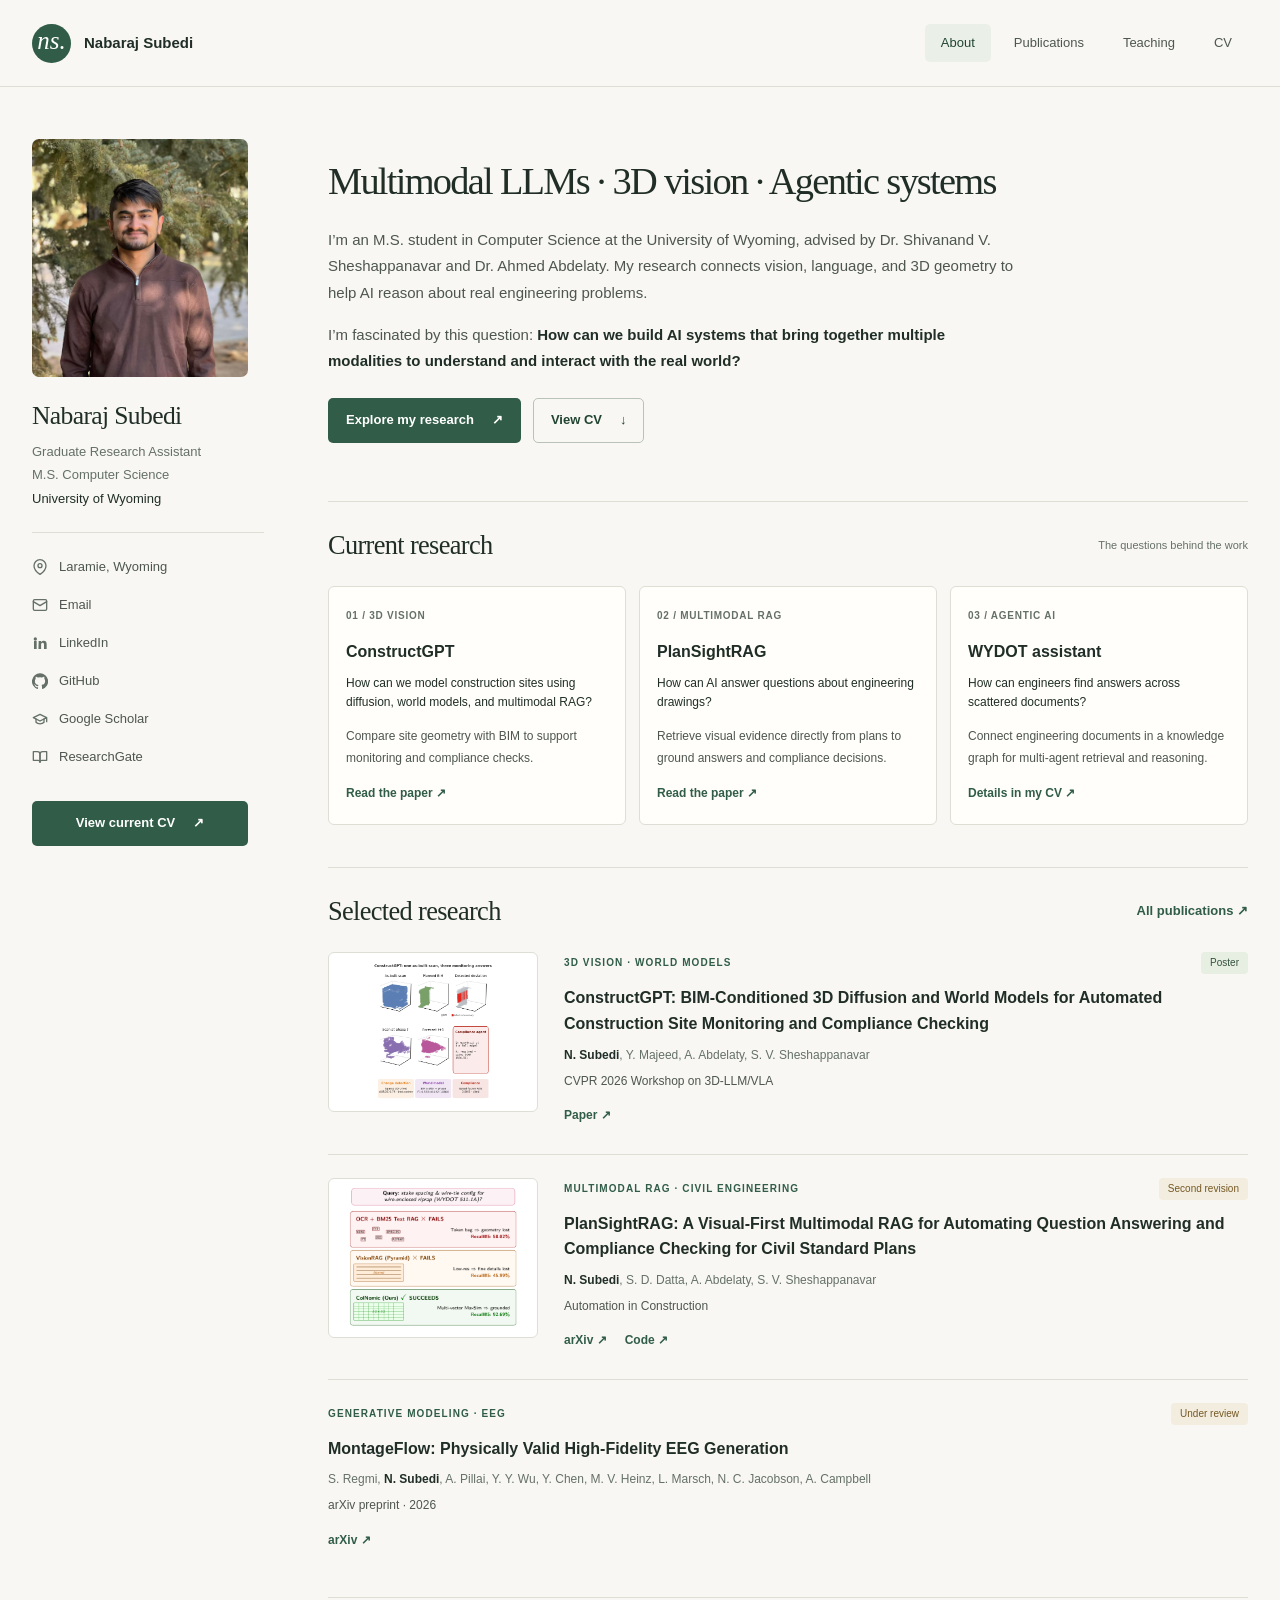
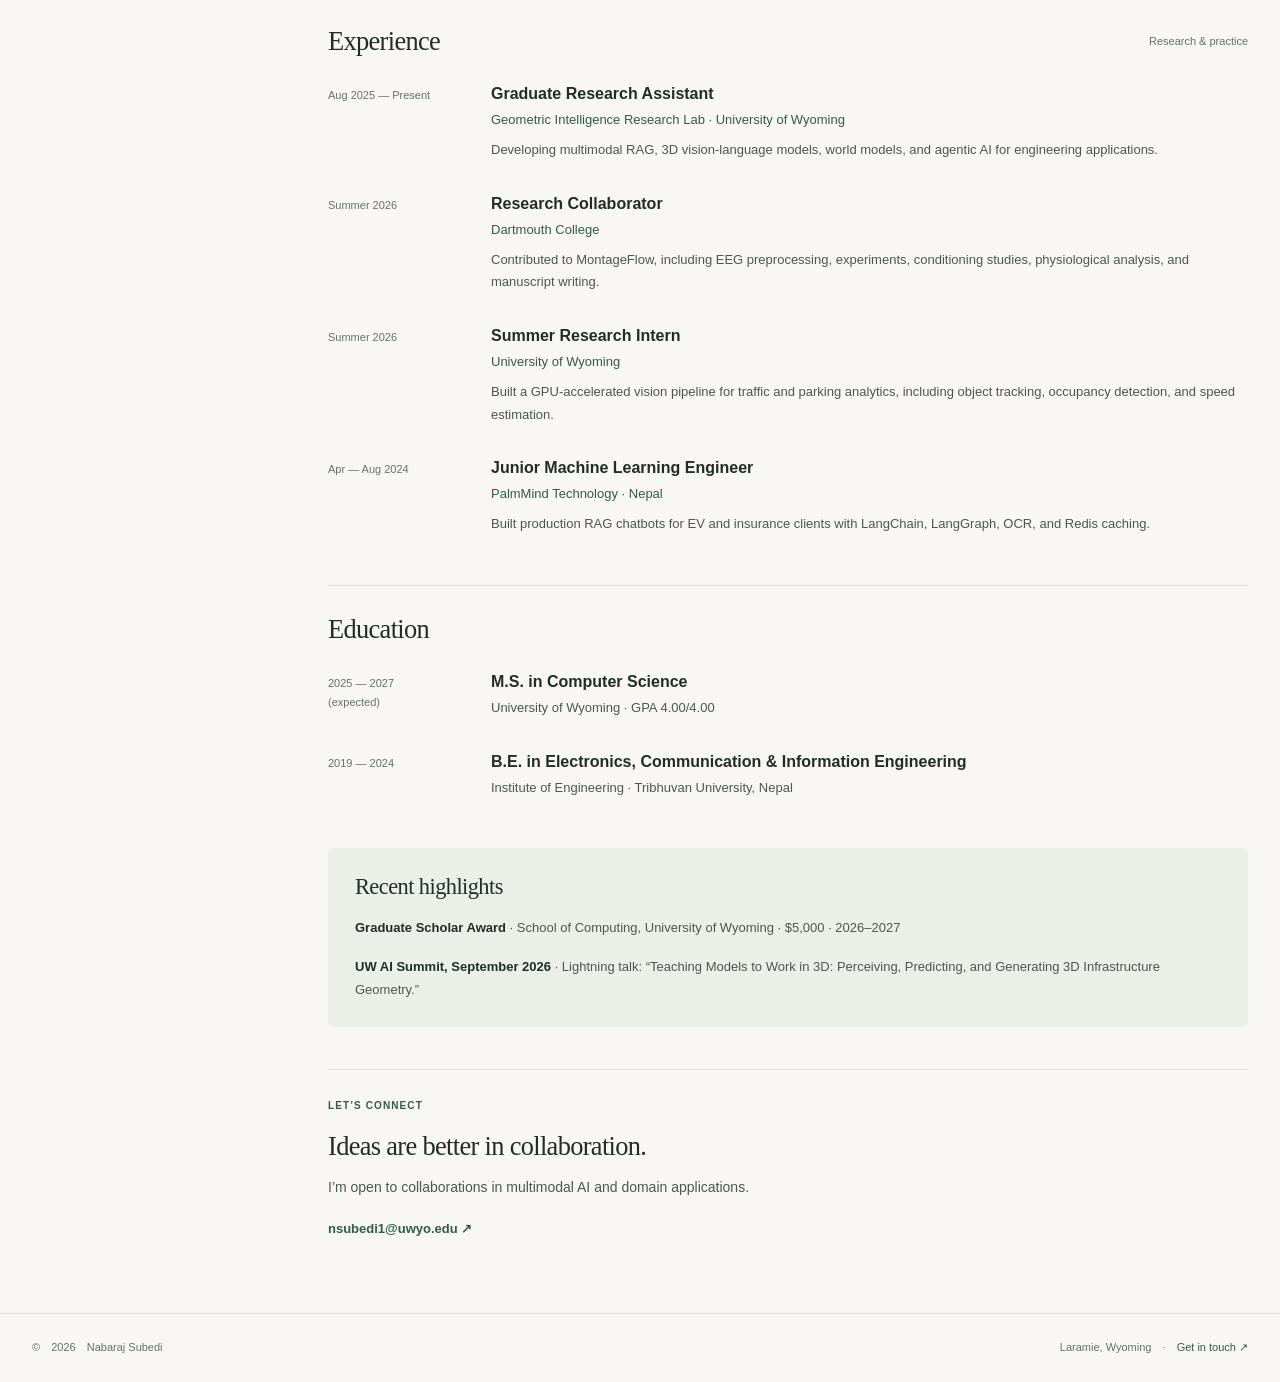
<file: index.html>
<!doctype html>
<html lang="en">
<head>
 <meta charset="utf-8" />
 <meta name="viewport" content="width=device-width, initial-scale=1" />
 <meta name="description" content="Nabaraj Subedi, graduate researcher at the University of Wyoming working on multimodal RAG, 3D vision, and agentic AI." />
 <meta name="theme-color" content="#f8f7f3" />
 <title>Research & About — Nabaraj Subedi</title>
 <link rel="stylesheet" href="styles.css" />
 <link rel="icon" type="image/png" href="assets/profile.png" />
 <script src="script.js" defer></script>
</head>
<body>
 <a class="skip-link" href="#main">Skip to content</a>
 <header class="masthead"><div class="container masthead-inner">
 <a class="site-title" href="index.html"><span class="monogram" aria-hidden="true">ns.</span><span>Nabaraj Subedi</span></a>
 <button class="nav-toggle" aria-expanded="false" aria-controls="site-nav" aria-label="Open navigation">Menu <span aria-hidden="true">☰</span></button>
 <nav class="site-nav" id="site-nav" aria-label="Main navigation"><ul><li><a href="index.html" class="current" aria-current="page">About</a></li><li><a href="publications.html">Publications</a></li><li><a href="teaching.html">Teaching</a></li><li><a href="cv.html">CV</a></li></ul></nav>
 </div></header>
 <div class="container layout">
      <aside class="author">
        <img class="author-photo" src="assets/profile.png" alt="Nabaraj Subedi outdoors in Laramie" width="1177" height="1165" />
        <h2 class="author-name">Nabaraj Subedi</h2>
        <p class="author-bio">Graduate Research Assistant<br />M.S. Computer Science<br /><strong>University of Wyoming</strong></p>

        <ul class="author-links">
          <li>
            <span>
              <svg class="icon" width="16" height="16" viewBox="0 0 24 24" fill="none" stroke="currentColor" stroke-width="2" stroke-linecap="round" stroke-linejoin="round" aria-hidden="true"><path d="M21 10c0 7-9 13-9 13s-9-6-9-13a9 9 0 0 1 18 0z"></path><circle cx="12" cy="10" r="3"></circle></svg>
              Laramie, Wyoming
            </span>
          </li>
          <li>
            <a href="mailto:nsubedi1@uwyo.edu">
              <svg class="icon" width="16" height="16" viewBox="0 0 24 24" fill="none" stroke="currentColor" stroke-width="2" stroke-linecap="round" stroke-linejoin="round" aria-hidden="true"><rect x="2" y="4" width="20" height="16" rx="2"></rect><path d="m22 7-10 6L2 7"></path></svg>
              Email
            </a>
          </li>
          <li>
            <a href="https://www.linkedin.com/in/nabaraj-subedi" target="_blank" rel="noreferrer">
              <svg class="icon" width="16" height="16" viewBox="0 0 24 24" fill="currentColor" aria-hidden="true"><path d="M4.98 3.5a2.5 2.5 0 1 1 0 5 2.5 2.5 0 0 1 0-5zM3 9h4v12H3zM10 9h3.8v1.7h.05a4.2 4.2 0 0 1 3.77-2.07C21.2 8.63 22 11 22 14.1V21h-4v-6.1c0-1.45-.03-3.32-2.02-3.32-2.02 0-2.33 1.58-2.33 3.21V21h-4z"></path></svg>
              LinkedIn
            </a>
          </li>
          <li>
            <a href="https://github.com/Nabarajsub" target="_blank" rel="noreferrer">
              <svg class="icon" width="16" height="16" viewBox="0 0 24 24" fill="currentColor" aria-hidden="true"><path d="M12 .5a12 12 0 0 0-3.79 23.4c.6.1.82-.26.82-.58v-2c-3.34.73-4.04-1.6-4.04-1.6-.55-1.4-1.34-1.77-1.34-1.77-1.09-.75.08-.73.08-.73 1.2.08 1.84 1.24 1.84 1.24 1.07 1.83 2.8 1.3 3.49 1 .1-.78.42-1.3.76-1.6-2.67-.3-5.47-1.34-5.47-5.96 0-1.32.47-2.4 1.24-3.24-.13-.3-.54-1.53.12-3.18 0 0 1-.32 3.3 1.24a11.4 11.4 0 0 1 6 0c2.3-1.56 3.3-1.24 3.3-1.24.66 1.65.25 2.88.12 3.18.77.84 1.23 1.92 1.23 3.24 0 4.63-2.8 5.65-5.48 5.95.43.37.82 1.1.82 2.22v3.3c0 .32.21.7.82.58A12 12 0 0 0 12 .5z"></path></svg>
              GitHub
            </a>
          </li>
          <li>
            <a href="https://scholar.google.com/citations?user=rTcYyFEAAAAJ&amp;hl=en" target="_blank" rel="noreferrer">
              <svg class="icon" width="16" height="16" viewBox="0 0 24 24" fill="none" stroke="currentColor" stroke-width="2" stroke-linecap="round" stroke-linejoin="round" aria-hidden="true"><path d="M22 10v6M2 10l10-5 10 5-10 5z"></path><path d="M6 12v5c3 3 9 3 12 0v-5"></path></svg>
              Google Scholar
            </a>
          </li>
          <li>
            <a href="https://www.researchgate.net/profile/Nabaraj-Subedi-3" target="_blank" rel="noreferrer">
              <svg class="icon" width="16" height="16" viewBox="0 0 24 24" fill="none" stroke="currentColor" stroke-width="2" stroke-linecap="round" stroke-linejoin="round" aria-hidden="true"><path d="M2 4h6a4 4 0 0 1 4 4v12a3 3 0 0 0-3-3H2z"></path><path d="M22 4h-6a4 4 0 0 0-4 4v12a3 3 0 0 1 3-3h7z"></path></svg>
              ResearchGate
            </a>
          </li>
        </ul>
        <a class="button button-primary sidebar-cv" href="assets/Nabaraj_Subedi_CV.pdf" target="_blank" rel="noreferrer">View current CV <span aria-hidden="true">↗</span></a>
      </aside>
 <main class="content" id="main" tabindex="-1">
<section class="hero" aria-labelledby="intro-title">
 <h1 id="intro-title" class="hero-tagline">Multimodal LLMs · 3D vision · Agentic systems</h1>
 <p>I’m an M.S. student in Computer Science at the University of Wyoming, advised by Dr. Shivanand V. Sheshappanavar and Dr. Ahmed Abdelaty. My research connects vision, language, and 3D geometry to help AI reason about real engineering problems.</p>
 <p>I’m fascinated by this question: <strong>How can we build AI systems that bring together multiple modalities to understand and interact with the real world?</strong></p>
 <div class="actions"><a class="button button-primary" href="publications.html">Explore my research <span aria-hidden="true">↗</span></a><a class="button button-secondary" href="cv.html">View CV <span aria-hidden="true">↓</span></a></div>
</section>
<section class="research-section" aria-labelledby="research-title">
 <div class="section-heading"><h2 id="research-title">Current research</h2><span class="section-note">The questions behind the work</span></div>
 <div class="research-grid">
 <article class="research-card"><span class="card-number">01 / 3D VISION</span><h3>ConstructGPT</h3><p class="question">How can we model construction sites using diffusion, world models, and multimodal RAG?</p><p>Compare site geometry with BIM to support monitoring and compliance checks.</p><a href="https://openreview.net/forum?id=t3Q5oP7iCL" target="_blank" rel="noreferrer">Read the paper ↗</a></article>
 <article class="research-card"><span class="card-number">02 / MULTIMODAL RAG</span><h3>PlanSightRAG</h3><p class="question">How can AI answer questions about engineering drawings?</p><p>Retrieve visual evidence directly from plans to ground answers and compliance decisions.</p><a href="https://arxiv.org/abs/2608.26091" target="_blank" rel="noreferrer">Read the paper ↗</a></article>
 <article class="research-card"><span class="card-number">03 / AGENTIC AI</span><h3>WYDOT assistant</h3><p class="question">How can engineers find answers across scattered documents?</p><p>Connect engineering documents in a knowledge graph for multi-agent retrieval and reasoning.</p><a href="assets/Nabaraj_Subedi_CV.pdf" target="_blank" rel="noreferrer">Details in my CV ↗</a></article>
 </div>
</section>
<section aria-labelledby="selected-title">
 <div class="section-heading"><h2 id="selected-title">Selected research</h2><a class="text-link" href="publications.html">All publications <span aria-hidden="true">↗</span></a></div>
 <ol class="pub-list"><li class="publication has-teaser" id="constructgpt">
 <a class="pub-teaser" href="assets/teasers/constructgpt.png" target="_blank" rel="noreferrer"><img src="assets/teasers/constructgpt.png" alt="ConstructGPT overview: as-built scan versus planned BIM, next-phase forecast, and a compliance agent" loading="lazy" /></a>
 <div class="pub-body">
 <div class="publication-top"><span class="eyebrow">3D vision · World models</span><span class="status published">Poster</span></div>
 <h3><a href="https://openreview.net/forum?id=t3Q5oP7iCL" target="_blank" rel="noreferrer">ConstructGPT: BIM-Conditioned 3D Diffusion and World Models for Automated Construction Site Monitoring and Compliance Checking</a></h3><p class="pub-authors"><strong>N. Subedi</strong>, Y. Majeed, A. Abdelaty, S. V. Sheshappanavar</p><p class="pub-venue">CVPR 2026 Workshop on 3D-LLM/VLA</p><div class="pub-links"><a href="https://openreview.net/forum?id=t3Q5oP7iCL" target="_blank" rel="noreferrer">Paper ↗</a></div>
 </div></li><li class="publication has-teaser" id="plansightrag">
 <a class="pub-teaser" href="assets/teasers/plansightrag.png" target="_blank" rel="noreferrer"><img src="assets/teasers/plansightrag.png" alt="PlanSightRAG teaser: text and low-resolution retrieval fail while patch-level visual retrieval succeeds" loading="lazy" /></a>
 <div class="pub-body">
 <div class="publication-top"><span class="eyebrow">Multimodal RAG · Civil engineering</span><span class="status review">Second revision</span></div>
 <h3><a href="https://arxiv.org/abs/2608.26091" target="_blank" rel="noreferrer">PlanSightRAG: A Visual-First Multimodal RAG for Automating Question Answering and Compliance Checking for Civil Standard Plans</a></h3><p class="pub-authors"><strong>N. Subedi</strong>, S. D. Datta, A. Abdelaty, S. V. Sheshappanavar</p><p class="pub-venue">Automation in Construction</p><div class="pub-links"><a href="https://arxiv.org/abs/2608.26091" target="_blank" rel="noreferrer">arXiv ↗</a><a href="https://github.com/Nabarajsub/plansightrag" target="_blank" rel="noreferrer">Code ↗</a></div>
 </div></li><li class="publication" id="montageflow">
 <div class="publication-top"><span class="eyebrow">Generative modeling · EEG</span><span class="status review">Under review</span></div>
 <h3><a href="https://arxiv.org/abs/2610.14507" target="_blank" rel="noreferrer">MontageFlow: Physically Valid High-Fidelity EEG Generation</a></h3><p class="pub-authors">S. Regmi, <strong>N. Subedi</strong>, A. Pillai, Y. Y. Wu, Y. Chen, M. V. Heinz, L. Marsch, N. C. Jacobson, A. Campbell</p><p class="pub-venue">arXiv preprint · 2026</p><div class="pub-links"><a href="https://arxiv.org/abs/2610.14507" target="_blank" rel="noreferrer">arXiv ↗</a></div></li></ol>
</section>
<section aria-labelledby="experience-title">
 <div class="section-heading"><h2 id="experience-title">Experience</h2><span class="section-note">Research &amp; practice</span></div>
 <div class="timeline">
 <article class="timeline-item"><p class="date">Aug 2025 — Present</p><div><h3>Graduate Research Assistant</h3><p class="organization">Geometric Intelligence Research Lab · University of Wyoming</p><p>Developing multimodal RAG, 3D vision-language models, world models, and agentic AI for engineering applications.</p></div></article>
 <article class="timeline-item"><p class="date">Summer 2026</p><div><h3>Research Collaborator</h3><p class="organization">Dartmouth College</p><p>Contributed to MontageFlow, including EEG preprocessing, experiments, conditioning studies, physiological analysis, and manuscript writing.</p></div></article>
 <article class="timeline-item"><p class="date">Summer 2026</p><div><h3>Summer Research Intern</h3><p class="organization">University of Wyoming</p><p>Built a GPU-accelerated vision pipeline for traffic and parking analytics, including object tracking, occupancy detection, and speed estimation.</p></div></article>
 <article class="timeline-item"><p class="date">Apr — Aug 2024</p><div><h3>Junior Machine Learning Engineer</h3><p class="organization">PalmMind Technology · Nepal</p><p>Built production RAG chatbots for EV and insurance clients with LangChain, LangGraph, OCR, and Redis caching.</p></div></article>
 </div>
</section>
<section aria-labelledby="education-title">
 <div class="section-heading"><h2 id="education-title">Education</h2></div>
 <div class="timeline"><article class="timeline-item"><p class="date">2025 — 2027<br />(expected)</p><div><h3>M.S. in Computer Science</h3><p>University of Wyoming · GPA 4.00/4.00</p></div></article><article class="timeline-item"><p class="date">2019 — 2024</p><div><h3>B.E. in Electronics, Communication &amp; Information Engineering</h3><p>Institute of Engineering · Tribhuvan University, Nepal</p></div></article></div>
</section>
<section class="recognition" aria-labelledby="recognition-title"><h2 id="recognition-title">Recent highlights</h2><p><strong>Graduate Scholar Award</strong> · School of Computing, University of Wyoming · $5,000 · 2026–2027</p><p><strong>UW AI Summit, September 2026</strong> · Lightning talk: “Teaching Models to Work in 3D: Perceiving, Predicting, and Generating 3D Infrastructure Geometry.”</p></section>
<section class="contact-block"><p class="eyebrow">Let’s connect</p><h2>Ideas are better in collaboration.</h2><p>I’m open to collaborations in multimodal AI and domain applications.</p><a class="text-link" href="mailto:nsubedi1@uwyo.edu">nsubedi1@uwyo.edu <span aria-hidden="true">↗</span></a></section>
</main>
 </div>
 <footer class="site-footer"><div class="container footer-inner"><p>© <span id="year">2026</span> Nabaraj Subedi</p><p>Laramie, Wyoming <span aria-hidden="true">·</span> <a href="mailto:nsubedi1@uwyo.edu">Get in touch ↗</a></p></div></footer>
</body>
</html>
</file>
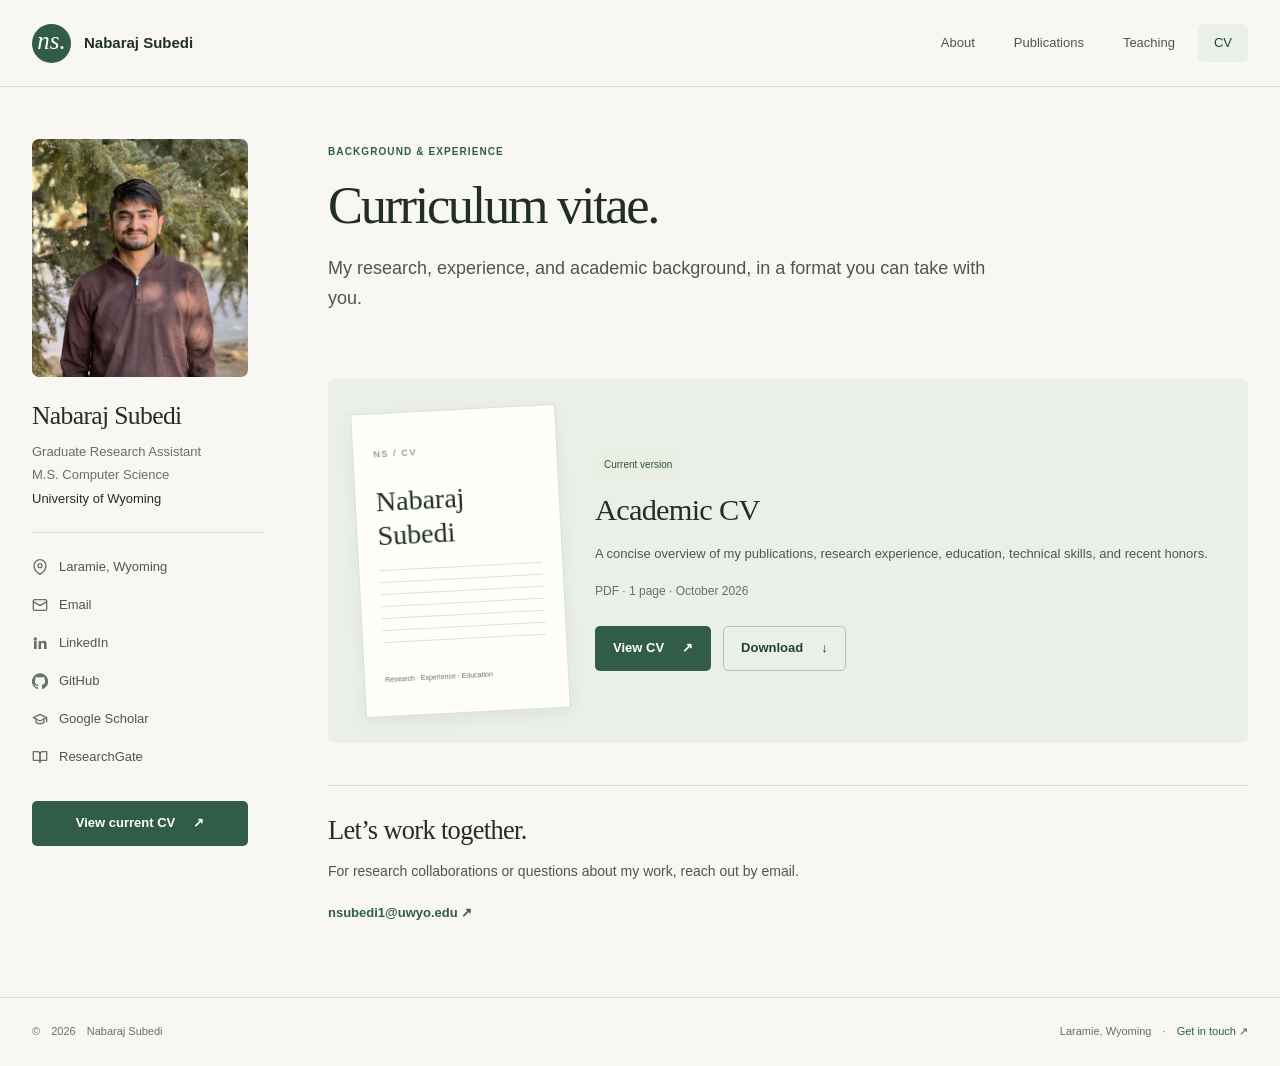
<file: cv.html>
<!doctype html>
<html lang="en">
<head>
 <meta charset="utf-8" />
 <meta name="viewport" content="width=device-width, initial-scale=1" />
 <meta name="description" content="View and download Nabaraj Subedi’s current academic CV." />
 <meta name="theme-color" content="#f8f7f3" />
 <title>Curriculum Vitae — Nabaraj Subedi</title>
 <link rel="stylesheet" href="styles.css" />
 <link rel="icon" type="image/png" href="assets/profile.png" />
 <script src="script.js" defer></script>
</head>
<body>
 <a class="skip-link" href="#main">Skip to content</a>
 <header class="masthead"><div class="container masthead-inner">
 <a class="site-title" href="index.html"><span class="monogram" aria-hidden="true">ns.</span><span>Nabaraj Subedi</span></a>
 <button class="nav-toggle" aria-expanded="false" aria-controls="site-nav" aria-label="Open navigation">Menu <span aria-hidden="true">☰</span></button>
 <nav class="site-nav" id="site-nav" aria-label="Main navigation"><ul><li><a href="index.html">About</a></li><li><a href="publications.html">Publications</a></li><li><a href="teaching.html">Teaching</a></li><li><a href="cv.html" class="current" aria-current="page">CV</a></li></ul></nav>
 </div></header>
 <div class="container layout">
      <aside class="author">
        <img class="author-photo" src="assets/profile.png" alt="Nabaraj Subedi outdoors in Laramie" width="1177" height="1165" />
        <h2 class="author-name">Nabaraj Subedi</h2>
        <p class="author-bio">Graduate Research Assistant<br />M.S. Computer Science<br /><strong>University of Wyoming</strong></p>

        <ul class="author-links">
          <li>
            <span>
              <svg class="icon" width="16" height="16" viewBox="0 0 24 24" fill="none" stroke="currentColor" stroke-width="2" stroke-linecap="round" stroke-linejoin="round" aria-hidden="true"><path d="M21 10c0 7-9 13-9 13s-9-6-9-13a9 9 0 0 1 18 0z"></path><circle cx="12" cy="10" r="3"></circle></svg>
              Laramie, Wyoming
            </span>
          </li>
          <li>
            <a href="mailto:nsubedi1@uwyo.edu">
              <svg class="icon" width="16" height="16" viewBox="0 0 24 24" fill="none" stroke="currentColor" stroke-width="2" stroke-linecap="round" stroke-linejoin="round" aria-hidden="true"><rect x="2" y="4" width="20" height="16" rx="2"></rect><path d="m22 7-10 6L2 7"></path></svg>
              Email
            </a>
          </li>
          <li>
            <a href="https://www.linkedin.com/in/nabaraj-subedi" target="_blank" rel="noreferrer">
              <svg class="icon" width="16" height="16" viewBox="0 0 24 24" fill="currentColor" aria-hidden="true"><path d="M4.98 3.5a2.5 2.5 0 1 1 0 5 2.5 2.5 0 0 1 0-5zM3 9h4v12H3zM10 9h3.8v1.7h.05a4.2 4.2 0 0 1 3.77-2.07C21.2 8.63 22 11 22 14.1V21h-4v-6.1c0-1.45-.03-3.32-2.02-3.32-2.02 0-2.33 1.58-2.33 3.21V21h-4z"></path></svg>
              LinkedIn
            </a>
          </li>
          <li>
            <a href="https://github.com/Nabarajsub" target="_blank" rel="noreferrer">
              <svg class="icon" width="16" height="16" viewBox="0 0 24 24" fill="currentColor" aria-hidden="true"><path d="M12 .5a12 12 0 0 0-3.79 23.4c.6.1.82-.26.82-.58v-2c-3.34.73-4.04-1.6-4.04-1.6-.55-1.4-1.34-1.77-1.34-1.77-1.09-.75.08-.73.08-.73 1.2.08 1.84 1.24 1.84 1.24 1.07 1.83 2.8 1.3 3.49 1 .1-.78.42-1.3.76-1.6-2.67-.3-5.47-1.34-5.47-5.96 0-1.32.47-2.4 1.24-3.24-.13-.3-.54-1.53.12-3.18 0 0 1-.32 3.3 1.24a11.4 11.4 0 0 1 6 0c2.3-1.56 3.3-1.24 3.3-1.24.66 1.65.25 2.88.12 3.18.77.84 1.23 1.92 1.23 3.24 0 4.63-2.8 5.65-5.48 5.95.43.37.82 1.1.82 2.22v3.3c0 .32.21.7.82.58A12 12 0 0 0 12 .5z"></path></svg>
              GitHub
            </a>
          </li>
          <li>
            <a href="https://scholar.google.com/citations?user=rTcYyFEAAAAJ&amp;hl=en" target="_blank" rel="noreferrer">
              <svg class="icon" width="16" height="16" viewBox="0 0 24 24" fill="none" stroke="currentColor" stroke-width="2" stroke-linecap="round" stroke-linejoin="round" aria-hidden="true"><path d="M22 10v6M2 10l10-5 10 5-10 5z"></path><path d="M6 12v5c3 3 9 3 12 0v-5"></path></svg>
              Google Scholar
            </a>
          </li>
          <li>
            <a href="https://www.researchgate.net/profile/Nabaraj-Subedi-3" target="_blank" rel="noreferrer">
              <svg class="icon" width="16" height="16" viewBox="0 0 24 24" fill="none" stroke="currentColor" stroke-width="2" stroke-linecap="round" stroke-linejoin="round" aria-hidden="true"><path d="M2 4h6a4 4 0 0 1 4 4v12a3 3 0 0 0-3-3H2z"></path><path d="M22 4h-6a4 4 0 0 0-4 4v12a3 3 0 0 1 3-3h7z"></path></svg>
              ResearchGate
            </a>
          </li>
        </ul>
        <a class="button button-primary sidebar-cv" href="assets/Nabaraj_Subedi_CV.pdf" target="_blank" rel="noreferrer">View current CV <span aria-hidden="true">↗</span></a>
      </aside>
 <main class="content" id="main" tabindex="-1">
<header class="page-heading"><p class="eyebrow">Background &amp; experience</p><h1>Curriculum vitae.</h1><p class="intro">My research, experience, and academic background, in a format you can take with you.</p></header>
<section class="cv-feature" aria-labelledby="current-cv-title"><div class="cv-preview" aria-hidden="true"><span>NS / CV</span><strong>Nabaraj<br />Subedi</strong><div class="paper-lines"></div><small>Research · Experience · Education</small></div><div class="cv-details"><span class="status published">Current version</span><h2 id="current-cv-title">Academic CV</h2><p>A concise overview of my publications, research experience, education, technical skills, and recent honors.</p><p class="meta">PDF · 1 page · October 2026</p><div class="actions"><a class="button button-primary" href="assets/Nabaraj_Subedi_CV.pdf" target="_blank" rel="noreferrer">View CV <span aria-hidden="true">↗</span></a><a class="button button-secondary" href="assets/Nabaraj_Subedi_CV.pdf" download="Nabaraj_Subedi_CV.pdf">Download <span aria-hidden="true">↓</span></a></div></div></section>
<section class="contact-block"><h2>Let’s work together.</h2><p>For research collaborations or questions about my work, reach out by email.</p><a class="text-link" href="mailto:nsubedi1@uwyo.edu">nsubedi1@uwyo.edu <span aria-hidden="true">↗</span></a></section>
</main>
 </div>
 <footer class="site-footer"><div class="container footer-inner"><p>© <span id="year">2026</span> Nabaraj Subedi</p><p>Laramie, Wyoming <span aria-hidden="true">·</span> <a href="mailto:nsubedi1@uwyo.edu">Get in touch ↗</a></p></div></footer>
</body>
</html>
</file>
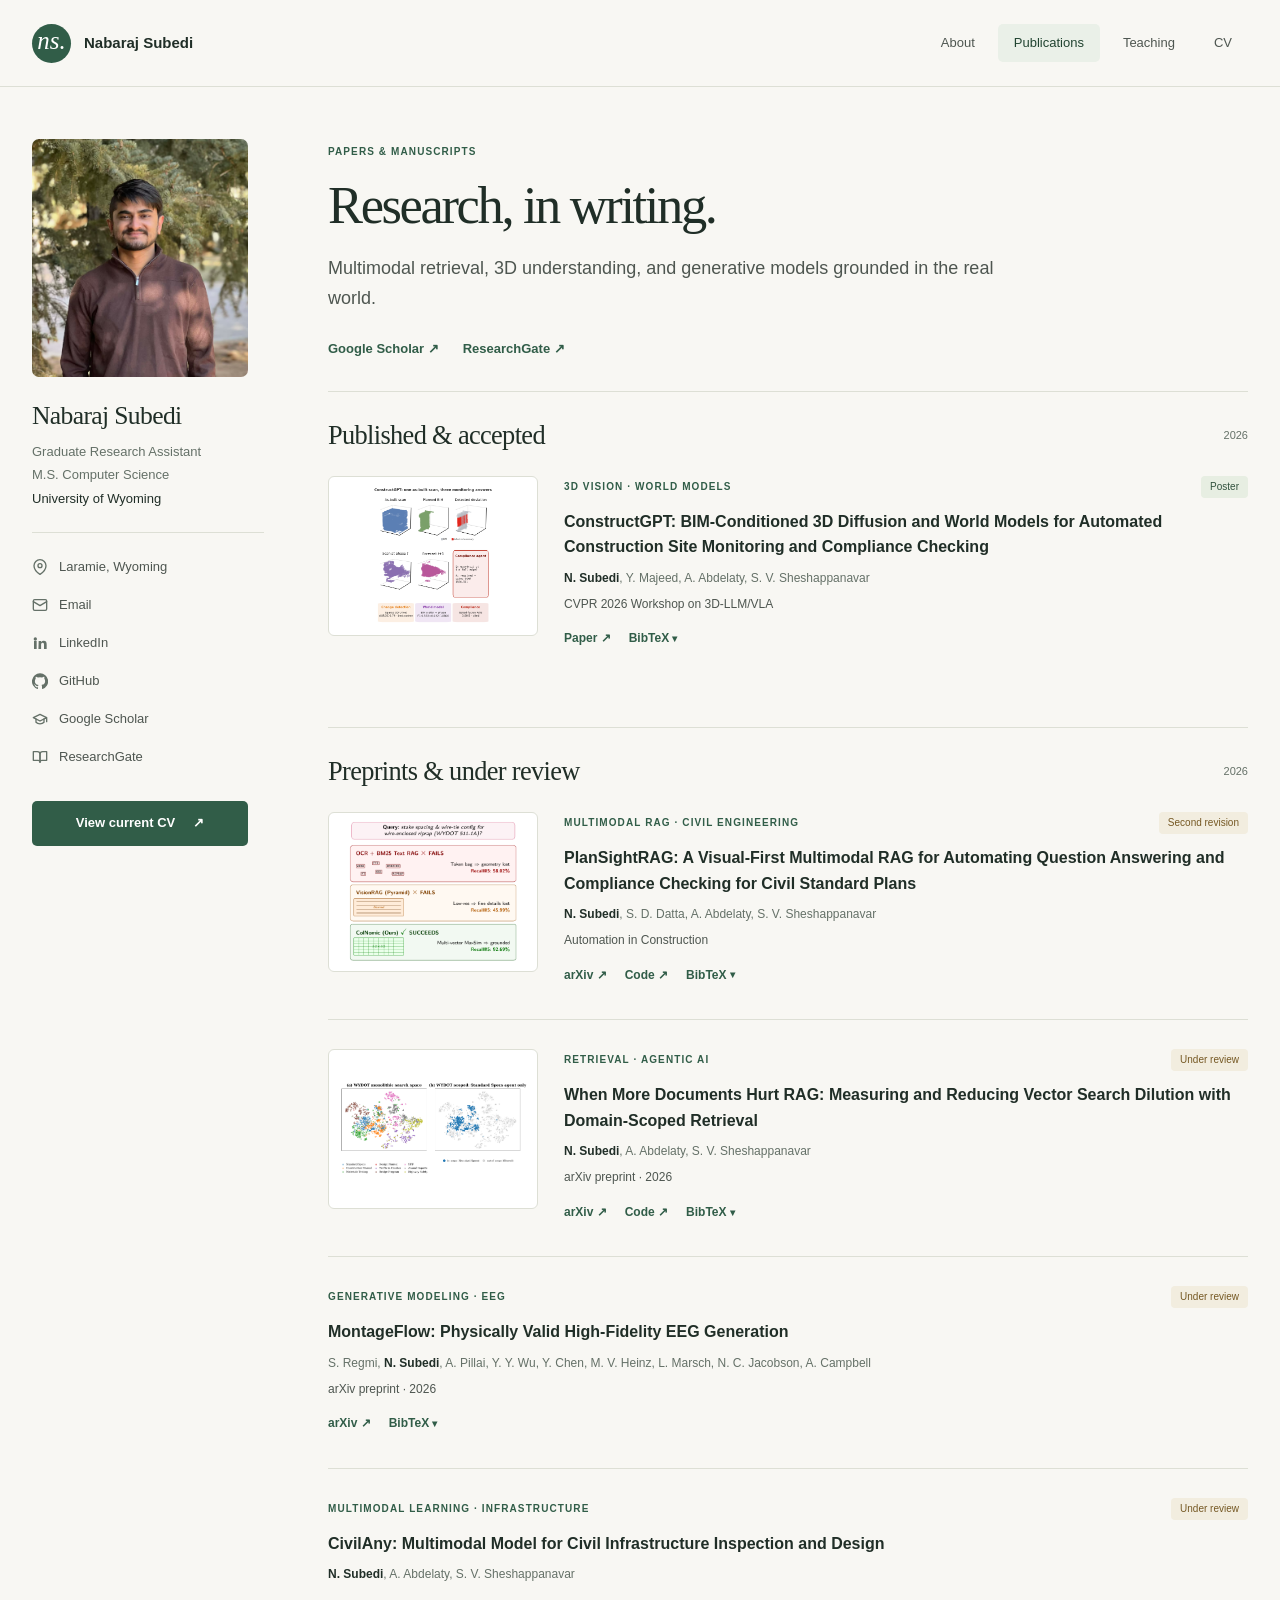
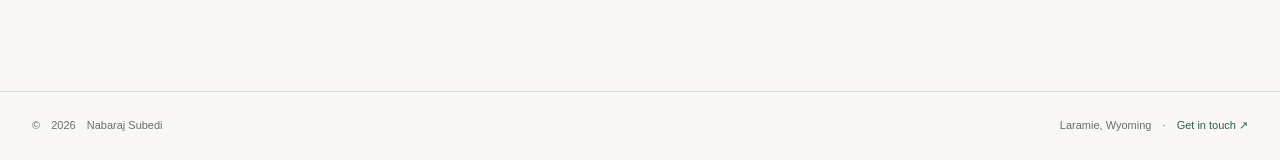
<file: publications.html>
<!doctype html>
<html lang="en">
<head>
 <meta charset="utf-8" />
 <meta name="viewport" content="width=device-width, initial-scale=1" />
 <meta name="description" content="Recent papers and manuscripts by Nabaraj Subedi on multimodal RAG, 3D world models, and generative modeling." />
 <meta name="theme-color" content="#f8f7f3" />
 <title>Publications — Nabaraj Subedi</title>
 <link rel="stylesheet" href="styles.css" />
 <link rel="icon" type="image/png" href="assets/profile.png" />
 <script src="script.js" defer></script>
</head>
<body>
 <a class="skip-link" href="#main">Skip to content</a>
 <header class="masthead"><div class="container masthead-inner">
 <a class="site-title" href="index.html"><span class="monogram" aria-hidden="true">ns.</span><span>Nabaraj Subedi</span></a>
 <button class="nav-toggle" aria-expanded="false" aria-controls="site-nav" aria-label="Open navigation">Menu <span aria-hidden="true">☰</span></button>
 <nav class="site-nav" id="site-nav" aria-label="Main navigation"><ul><li><a href="index.html">About</a></li><li><a href="publications.html" class="current" aria-current="page">Publications</a></li><li><a href="teaching.html">Teaching</a></li><li><a href="cv.html">CV</a></li></ul></nav>
 </div></header>
 <div class="container layout">
      <aside class="author">
        <img class="author-photo" src="assets/profile.png" alt="Nabaraj Subedi outdoors in Laramie" width="1177" height="1165" />
        <h2 class="author-name">Nabaraj Subedi</h2>
        <p class="author-bio">Graduate Research Assistant<br />M.S. Computer Science<br /><strong>University of Wyoming</strong></p>

        <ul class="author-links">
          <li>
            <span>
              <svg class="icon" width="16" height="16" viewBox="0 0 24 24" fill="none" stroke="currentColor" stroke-width="2" stroke-linecap="round" stroke-linejoin="round" aria-hidden="true"><path d="M21 10c0 7-9 13-9 13s-9-6-9-13a9 9 0 0 1 18 0z"></path><circle cx="12" cy="10" r="3"></circle></svg>
              Laramie, Wyoming
            </span>
          </li>
          <li>
            <a href="mailto:nsubedi1@uwyo.edu">
              <svg class="icon" width="16" height="16" viewBox="0 0 24 24" fill="none" stroke="currentColor" stroke-width="2" stroke-linecap="round" stroke-linejoin="round" aria-hidden="true"><rect x="2" y="4" width="20" height="16" rx="2"></rect><path d="m22 7-10 6L2 7"></path></svg>
              Email
            </a>
          </li>
          <li>
            <a href="https://www.linkedin.com/in/nabaraj-subedi" target="_blank" rel="noreferrer">
              <svg class="icon" width="16" height="16" viewBox="0 0 24 24" fill="currentColor" aria-hidden="true"><path d="M4.98 3.5a2.5 2.5 0 1 1 0 5 2.5 2.5 0 0 1 0-5zM3 9h4v12H3zM10 9h3.8v1.7h.05a4.2 4.2 0 0 1 3.77-2.07C21.2 8.63 22 11 22 14.1V21h-4v-6.1c0-1.45-.03-3.32-2.02-3.32-2.02 0-2.33 1.58-2.33 3.21V21h-4z"></path></svg>
              LinkedIn
            </a>
          </li>
          <li>
            <a href="https://github.com/Nabarajsub" target="_blank" rel="noreferrer">
              <svg class="icon" width="16" height="16" viewBox="0 0 24 24" fill="currentColor" aria-hidden="true"><path d="M12 .5a12 12 0 0 0-3.79 23.4c.6.1.82-.26.82-.58v-2c-3.34.73-4.04-1.6-4.04-1.6-.55-1.4-1.34-1.77-1.34-1.77-1.09-.75.08-.73.08-.73 1.2.08 1.84 1.24 1.84 1.24 1.07 1.83 2.8 1.3 3.49 1 .1-.78.42-1.3.76-1.6-2.67-.3-5.47-1.34-5.47-5.96 0-1.32.47-2.4 1.24-3.24-.13-.3-.54-1.53.12-3.18 0 0 1-.32 3.3 1.24a11.4 11.4 0 0 1 6 0c2.3-1.56 3.3-1.24 3.3-1.24.66 1.65.25 2.88.12 3.18.77.84 1.23 1.92 1.23 3.24 0 4.63-2.8 5.65-5.48 5.95.43.37.82 1.1.82 2.22v3.3c0 .32.21.7.82.58A12 12 0 0 0 12 .5z"></path></svg>
              GitHub
            </a>
          </li>
          <li>
            <a href="https://scholar.google.com/citations?user=rTcYyFEAAAAJ&amp;hl=en" target="_blank" rel="noreferrer">
              <svg class="icon" width="16" height="16" viewBox="0 0 24 24" fill="none" stroke="currentColor" stroke-width="2" stroke-linecap="round" stroke-linejoin="round" aria-hidden="true"><path d="M22 10v6M2 10l10-5 10 5-10 5z"></path><path d="M6 12v5c3 3 9 3 12 0v-5"></path></svg>
              Google Scholar
            </a>
          </li>
          <li>
            <a href="https://www.researchgate.net/profile/Nabaraj-Subedi-3" target="_blank" rel="noreferrer">
              <svg class="icon" width="16" height="16" viewBox="0 0 24 24" fill="none" stroke="currentColor" stroke-width="2" stroke-linecap="round" stroke-linejoin="round" aria-hidden="true"><path d="M2 4h6a4 4 0 0 1 4 4v12a3 3 0 0 0-3-3H2z"></path><path d="M22 4h-6a4 4 0 0 0-4 4v12a3 3 0 0 1 3-3h7z"></path></svg>
              ResearchGate
            </a>
          </li>
        </ul>
        <a class="button button-primary sidebar-cv" href="assets/Nabaraj_Subedi_CV.pdf" target="_blank" rel="noreferrer">View current CV <span aria-hidden="true">↗</span></a>
      </aside>
 <main class="content" id="main" tabindex="-1">
<header class="page-heading"><p class="eyebrow">Papers &amp; manuscripts</p><h1>Research, in writing.</h1><p class="intro">Multimodal retrieval, 3D understanding, and generative models grounded in the real world.</p><div class="actions"><a class="text-link" href="https://scholar.google.com/citations?user=rTcYyFEAAAAJ&amp;hl=en" target="_blank" rel="noreferrer">Google Scholar ↗</a><a class="text-link" href="https://www.researchgate.net/profile/Nabaraj-Subedi-3" target="_blank" rel="noreferrer">ResearchGate ↗</a></div></header>
<div class="section-heading"><h2>Published &amp; accepted</h2><span class="section-note">2026</span></div>
<ol class="pub-list full-publications"><li class="publication has-teaser" id="constructgpt">
 <a class="pub-teaser" href="assets/teasers/constructgpt.png" target="_blank" rel="noreferrer"><img src="assets/teasers/constructgpt.png" alt="ConstructGPT overview: an as-built scan compared with planned BIM to detect deviations, a forecast of the next construction phase, and a compliance agent citing OSHA" loading="lazy" /></a>
 <div class="pub-body">
 <div class="publication-top"><span class="eyebrow">3D vision · World models</span><span class="status published">Poster</span></div>
 <h3><a href="https://openreview.net/forum?id=t3Q5oP7iCL" target="_blank" rel="noreferrer">ConstructGPT: BIM-Conditioned 3D Diffusion and World Models for Automated Construction Site Monitoring and Compliance Checking</a></h3><p class="pub-authors"><strong>N. Subedi</strong>, Y. Majeed, A. Abdelaty, S. V. Sheshappanavar</p><p class="pub-venue">CVPR 2026 Workshop on 3D-LLM/VLA</p>
 <div class="pub-links"><a href="https://openreview.net/forum?id=t3Q5oP7iCL" target="_blank" rel="noreferrer">Paper ↗</a><details class="bibtex"><summary>BibTeX</summary><pre>@inproceedings{subedi2026constructgpt,
  title     = {ConstructGPT: BIM-Conditioned 3D Diffusion and World Models
               for Automated Construction Site Monitoring and Compliance Checking},
  author    = {Subedi, Nabaraj and Majeed, Y. and Abdelaty, Ahmed
               and Sheshappanavar, Shivanand Venkanna},
  booktitle = {CVPR Workshop on 3D-LLM/VLA},
  year      = {2026}
}</pre></details></div>
 </div></li></ol>

<div class="section-heading pub-group"><h2>Preprints &amp; under review</h2><span class="section-note">2026</span></div>
<ol class="pub-list full-publications"><li class="publication has-teaser" id="plansightrag">
 <a class="pub-teaser" href="assets/teasers/plansightrag.png" target="_blank" rel="noreferrer"><img src="assets/teasers/plansightrag.png" alt="PlanSightRAG teaser: OCR and low-resolution visual retrieval fail on a WYDOT standard-plan query while patch-level ColNomic retrieval succeeds" loading="lazy" /></a>
 <div class="pub-body">
 <div class="publication-top"><span class="eyebrow">Multimodal RAG · Civil engineering</span><span class="status review">Second revision</span></div>
 <h3><a href="https://arxiv.org/abs/2608.26091" target="_blank" rel="noreferrer">PlanSightRAG: A Visual-First Multimodal RAG for Automating Question Answering and Compliance Checking for Civil Standard Plans</a></h3><p class="pub-authors"><strong>N. Subedi</strong>, S. D. Datta, A. Abdelaty, S. V. Sheshappanavar</p><p class="pub-venue">Automation in Construction</p>
 <div class="pub-links"><a href="https://arxiv.org/abs/2608.26091" target="_blank" rel="noreferrer">arXiv ↗</a><a href="https://github.com/Nabarajsub/plansightrag" target="_blank" rel="noreferrer">Code ↗</a><details class="bibtex"><summary>BibTeX</summary><pre>@article{subedi2026plansightrag,
  title   = {PlanSightRAG: A Visual-First Multimodal RAG for Automating Question
             Answering and Compliance Checking for Civil Standard Plans},
  author  = {Subedi, Nabaraj and Datta, Shuvo Dip and Abdelaty, Ahmed
             and Sheshappanavar, Shivanand Venkanna},
  journal = {arXiv preprint arXiv:2608.26091},
  year    = {2026}
}</pre></details></div>
 </div></li><li class="publication has-teaser" id="masdr-rag">
 <a class="pub-teaser" href="assets/teasers/masdr-rag.png" target="_blank" rel="noreferrer"><img src="assets/teasers/masdr-rag.png" alt="t-SNE of WYDOT document chunks: categories overlap in one monolithic search space, while a domain-scoped agent searches one coherent region" loading="lazy" /></a>
 <div class="pub-body">
 <div class="publication-top"><span class="eyebrow">Retrieval · Agentic AI</span><span class="status review">Under review</span></div>
 <h3><a href="https://arxiv.org/abs/2606.11350" target="_blank" rel="noreferrer">When More Documents Hurt RAG: Measuring and Reducing Vector Search Dilution with Domain-Scoped Retrieval</a></h3><p class="pub-authors"><strong>N. Subedi</strong>, A. Abdelaty, S. V. Sheshappanavar</p><p class="pub-venue">arXiv preprint · 2026</p>
 <div class="pub-links"><a href="https://arxiv.org/abs/2606.11350" target="_blank" rel="noreferrer">arXiv ↗</a><a href="https://github.com/Nabarajsub/masdr-rag" target="_blank" rel="noreferrer">Code ↗</a><details class="bibtex"><summary>BibTeX</summary><pre>@article{subedi2026dilution,
  title   = {When More Documents Hurt RAG: Measuring and Reducing Vector Search
             Dilution with Domain-Scoped Retrieval},
  author  = {Subedi, Nabaraj and Abdelaty, Ahmed
             and Sheshappanavar, Shivanand Venkanna},
  journal = {arXiv preprint arXiv:2606.11350},
  year    = {2026}
}</pre></details></div>
 </div></li><li class="publication" id="montageflow">
 <div class="pub-body">
 <div class="publication-top"><span class="eyebrow">Generative modeling · EEG</span><span class="status review">Under review</span></div>
 <h3><a href="https://arxiv.org/abs/2610.14507" target="_blank" rel="noreferrer">MontageFlow: Physically Valid High-Fidelity EEG Generation</a></h3><p class="pub-authors">S. Regmi, <strong>N. Subedi</strong>, A. Pillai, Y. Y. Wu, Y. Chen, M. V. Heinz, L. Marsch, N. C. Jacobson, A. Campbell</p><p class="pub-venue">arXiv preprint · 2026</p>
 <div class="pub-links"><a href="https://arxiv.org/abs/2610.14507" target="_blank" rel="noreferrer">arXiv ↗</a><details class="bibtex"><summary>BibTeX</summary><pre>@article{regmi2026montageflow,
  title   = {MontageFlow: Physically Valid High Fidelity EEG Generation},
  author  = {Regmi, Sudarshan and Subedi, Nabaraj and Pillai, Arvind
             and Wu, Yu Yvonne and Chen, Yuliang and Heinz, Michael V.
             and Marsch, Lisa and Jacobson, Nicholas C. and Campbell, Andrew},
  journal = {arXiv preprint arXiv:2610.14507},
  year    = {2026}
}</pre></details></div>
 </div></li><li class="publication" id="civilany">
 <div class="pub-body">
 <div class="publication-top"><span class="eyebrow">Multimodal learning · Infrastructure</span><span class="status review">Under review</span></div>
 <h3>CivilAny: Multimodal Model for Civil Infrastructure Inspection and Design</h3><p class="pub-authors"><strong>N. Subedi</strong>, A. Abdelaty, S. V. Sheshappanavar</p>
 </div></li></ol>
</main>
 </div>
 <footer class="site-footer"><div class="container footer-inner"><p>© <span id="year">2026</span> Nabaraj Subedi</p><p>Laramie, Wyoming <span aria-hidden="true">·</span> <a href="mailto:nsubedi1@uwyo.edu">Get in touch ↗</a></p></div></footer>
</body>
</html>
</file>
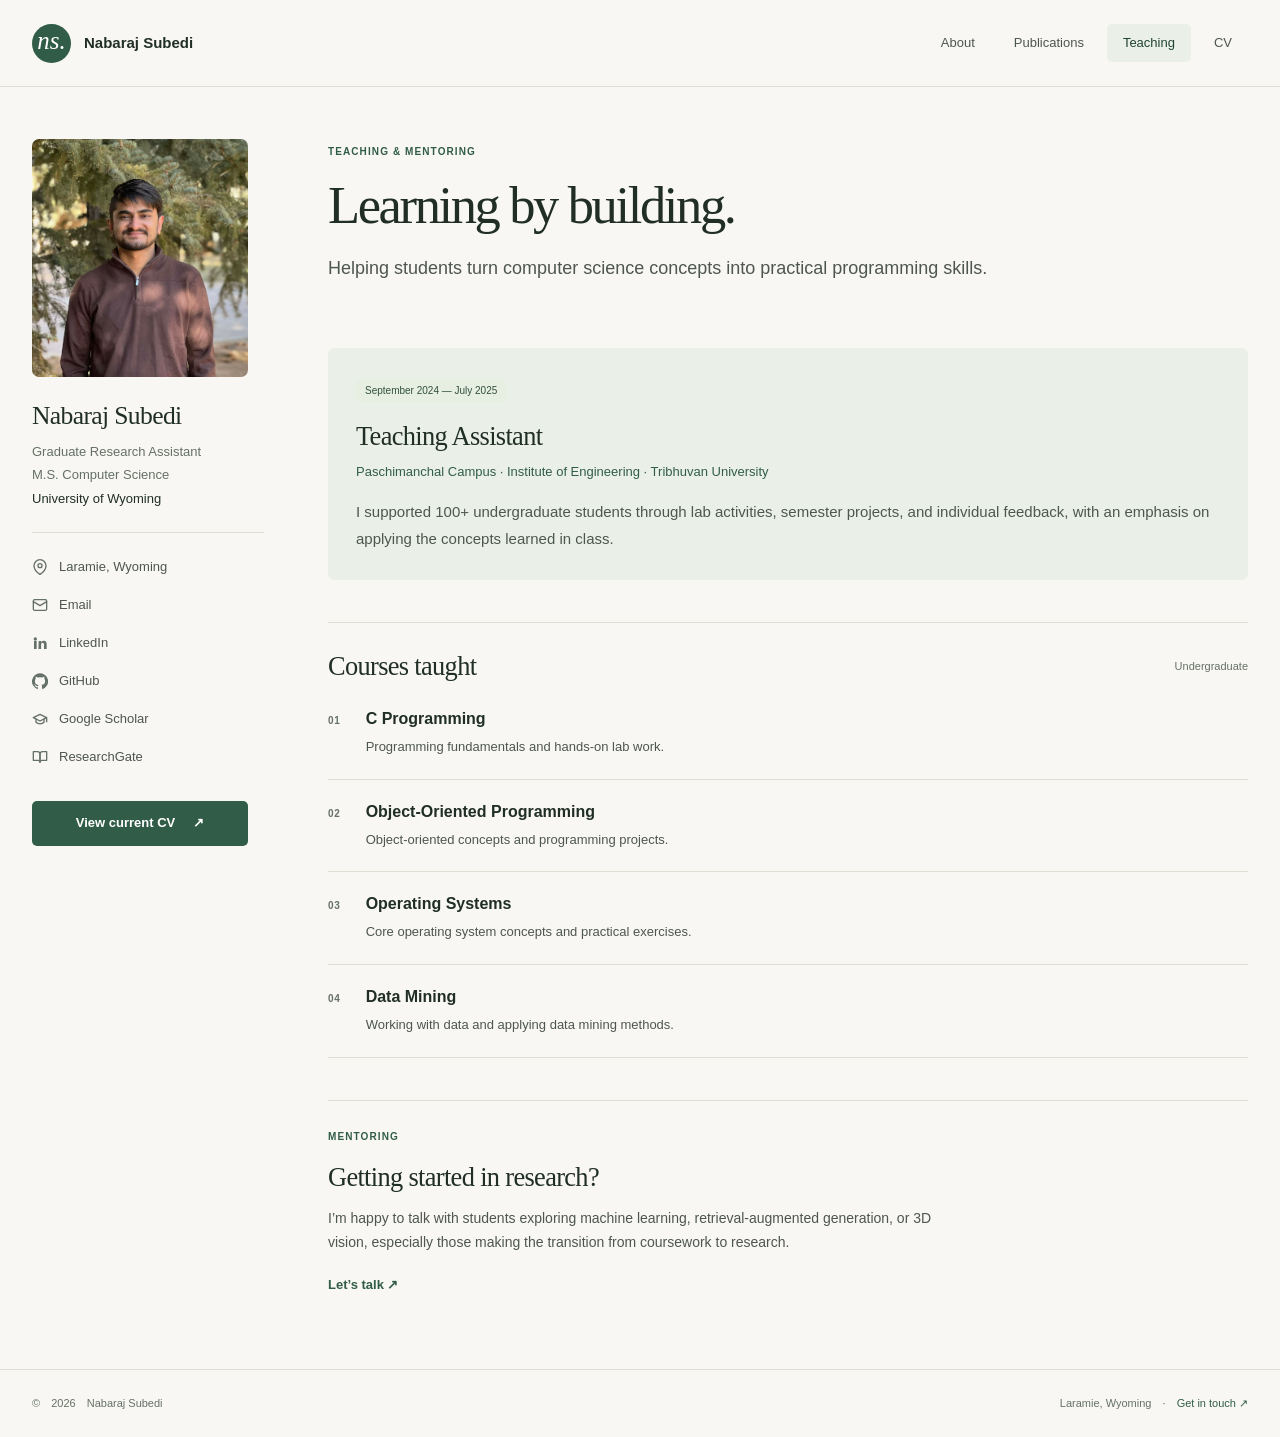
<file: teaching.html>
<!doctype html>
<html lang="en">
<head>
 <meta charset="utf-8" />
 <meta name="viewport" content="width=device-width, initial-scale=1" />
 <meta name="description" content="Teaching and mentoring by Nabaraj Subedi, former Teaching Assistant at Paschimanchal Campus, Tribhuvan University." />
 <meta name="theme-color" content="#f8f7f3" />
 <title>Teaching — Nabaraj Subedi</title>
 <link rel="stylesheet" href="styles.css" />
 <link rel="icon" type="image/png" href="assets/profile.png" />
 <script src="script.js" defer></script>
</head>
<body>
 <a class="skip-link" href="#main">Skip to content</a>
 <header class="masthead"><div class="container masthead-inner">
 <a class="site-title" href="index.html"><span class="monogram" aria-hidden="true">ns.</span><span>Nabaraj Subedi</span></a>
 <button class="nav-toggle" aria-expanded="false" aria-controls="site-nav" aria-label="Open navigation">Menu <span aria-hidden="true">☰</span></button>
 <nav class="site-nav" id="site-nav" aria-label="Main navigation"><ul><li><a href="index.html">About</a></li><li><a href="publications.html">Publications</a></li><li><a href="teaching.html" class="current" aria-current="page">Teaching</a></li><li><a href="cv.html">CV</a></li></ul></nav>
 </div></header>
 <div class="container layout">
      <aside class="author">
        <img class="author-photo" src="assets/profile.png" alt="Nabaraj Subedi outdoors in Laramie" width="1177" height="1165" />
        <h2 class="author-name">Nabaraj Subedi</h2>
        <p class="author-bio">Graduate Research Assistant<br />M.S. Computer Science<br /><strong>University of Wyoming</strong></p>

        <ul class="author-links">
          <li>
            <span>
              <svg class="icon" width="16" height="16" viewBox="0 0 24 24" fill="none" stroke="currentColor" stroke-width="2" stroke-linecap="round" stroke-linejoin="round" aria-hidden="true"><path d="M21 10c0 7-9 13-9 13s-9-6-9-13a9 9 0 0 1 18 0z"></path><circle cx="12" cy="10" r="3"></circle></svg>
              Laramie, Wyoming
            </span>
          </li>
          <li>
            <a href="mailto:nsubedi1@uwyo.edu">
              <svg class="icon" width="16" height="16" viewBox="0 0 24 24" fill="none" stroke="currentColor" stroke-width="2" stroke-linecap="round" stroke-linejoin="round" aria-hidden="true"><rect x="2" y="4" width="20" height="16" rx="2"></rect><path d="m22 7-10 6L2 7"></path></svg>
              Email
            </a>
          </li>
          <li>
            <a href="https://www.linkedin.com/in/nabaraj-subedi" target="_blank" rel="noreferrer">
              <svg class="icon" width="16" height="16" viewBox="0 0 24 24" fill="currentColor" aria-hidden="true"><path d="M4.98 3.5a2.5 2.5 0 1 1 0 5 2.5 2.5 0 0 1 0-5zM3 9h4v12H3zM10 9h3.8v1.7h.05a4.2 4.2 0 0 1 3.77-2.07C21.2 8.63 22 11 22 14.1V21h-4v-6.1c0-1.45-.03-3.32-2.02-3.32-2.02 0-2.33 1.58-2.33 3.21V21h-4z"></path></svg>
              LinkedIn
            </a>
          </li>
          <li>
            <a href="https://github.com/Nabarajsub" target="_blank" rel="noreferrer">
              <svg class="icon" width="16" height="16" viewBox="0 0 24 24" fill="currentColor" aria-hidden="true"><path d="M12 .5a12 12 0 0 0-3.79 23.4c.6.1.82-.26.82-.58v-2c-3.34.73-4.04-1.6-4.04-1.6-.55-1.4-1.34-1.77-1.34-1.77-1.09-.75.08-.73.08-.73 1.2.08 1.84 1.24 1.84 1.24 1.07 1.83 2.8 1.3 3.49 1 .1-.78.42-1.3.76-1.6-2.67-.3-5.47-1.34-5.47-5.96 0-1.32.47-2.4 1.24-3.24-.13-.3-.54-1.53.12-3.18 0 0 1-.32 3.3 1.24a11.4 11.4 0 0 1 6 0c2.3-1.56 3.3-1.24 3.3-1.24.66 1.65.25 2.88.12 3.18.77.84 1.23 1.92 1.23 3.24 0 4.63-2.8 5.65-5.48 5.95.43.37.82 1.1.82 2.22v3.3c0 .32.21.7.82.58A12 12 0 0 0 12 .5z"></path></svg>
              GitHub
            </a>
          </li>
          <li>
            <a href="https://scholar.google.com/citations?user=rTcYyFEAAAAJ&amp;hl=en" target="_blank" rel="noreferrer">
              <svg class="icon" width="16" height="16" viewBox="0 0 24 24" fill="none" stroke="currentColor" stroke-width="2" stroke-linecap="round" stroke-linejoin="round" aria-hidden="true"><path d="M22 10v6M2 10l10-5 10 5-10 5z"></path><path d="M6 12v5c3 3 9 3 12 0v-5"></path></svg>
              Google Scholar
            </a>
          </li>
          <li>
            <a href="https://www.researchgate.net/profile/Nabaraj-Subedi-3" target="_blank" rel="noreferrer">
              <svg class="icon" width="16" height="16" viewBox="0 0 24 24" fill="none" stroke="currentColor" stroke-width="2" stroke-linecap="round" stroke-linejoin="round" aria-hidden="true"><path d="M2 4h6a4 4 0 0 1 4 4v12a3 3 0 0 0-3-3H2z"></path><path d="M22 4h-6a4 4 0 0 0-4 4v12a3 3 0 0 1 3-3h7z"></path></svg>
              ResearchGate
            </a>
          </li>
        </ul>
        <a class="button button-primary sidebar-cv" href="assets/Nabaraj_Subedi_CV.pdf" target="_blank" rel="noreferrer">View current CV <span aria-hidden="true">↗</span></a>
      </aside>
 <main class="content" id="main" tabindex="-1">
<header class="page-heading"><p class="eyebrow">Teaching &amp; mentoring</p><h1>Learning by building.</h1><p class="intro">Helping students turn computer science concepts into practical programming skills.</p></header>
<section class="teaching-intro"><span class="status published">September 2024 — July 2025</span><h2>Teaching Assistant</h2><p class="organization">Paschimanchal Campus · Institute of Engineering · Tribhuvan University</p><p>I supported 100+ undergraduate students through lab activities, semester projects, and individual feedback, with an emphasis on applying the concepts learned in class.</p></section>
<section aria-labelledby="courses-title"><div class="section-heading"><h2 id="courses-title">Courses taught</h2><span class="section-note">Undergraduate</span></div>
<ul class="course-list"><li><span class="card-number">01</span><div><h3>C Programming</h3><p>Programming fundamentals and hands-on lab work.</p></div></li><li><span class="card-number">02</span><div><h3>Object-Oriented Programming</h3><p>Object-oriented concepts and programming projects.</p></div></li><li><span class="card-number">03</span><div><h3>Operating Systems</h3><p>Core operating system concepts and practical exercises.</p></div></li><li><span class="card-number">04</span><div><h3>Data Mining</h3><p>Working with data and applying data mining methods.</p></div></li></ul></section>
<section class="contact-block"><p class="eyebrow">Mentoring</p><h2>Getting started in research?</h2><p>I’m happy to talk with students exploring machine learning, retrieval-augmented generation, or 3D vision, especially those making the transition from coursework to research.</p><a class="text-link" href="mailto:nsubedi1@uwyo.edu">Let’s talk <span aria-hidden="true">↗</span></a></section>
</main>
 </div>
 <footer class="site-footer"><div class="container footer-inner"><p>© <span id="year">2026</span> Nabaraj Subedi</p><p>Laramie, Wyoming <span aria-hidden="true">·</span> <a href="mailto:nsubedi1@uwyo.edu">Get in touch ↗</a></p></div></footer>
</body>
</html>
</file>
<file: styles.css>
/* Warm, readable academic portfolio. No external font or UI dependencies. */
:root {
  --bg: #f8f7f3;
  --surface: #fffefa;
  --text: #4e5650;
  --strong: #202e27;
  --muted: #657168;
  --accent: #315d48;
  --accent-dark: #214431;
  --tint: #eaf0e8;
  --rule: #dddfd5;
  --serif: Georgia, 'Times New Roman', serif;
  --max: 1240px;
}
*, *::before, *::after { box-sizing: border-box; }
html { -webkit-text-size-adjust: 100%; scroll-padding-top: 110px; }
body { margin: 0; color: var(--text); background: var(--bg); font-family: -apple-system, BlinkMacSystemFont, 'Segoe UI', sans-serif; font-size: 15px; line-height: 1.75; -webkit-font-smoothing: antialiased; }
a { color: var(--accent); text-decoration: none; text-underline-offset: 4px; }
a:hover { color: var(--accent-dark); text-decoration: underline; }
:focus-visible { outline: 3px solid var(--accent); outline-offset: 5px; border-radius: 2px; }
img { display: block; max-width: 100%; height: auto; }
button { font: inherit; }
strong { color: var(--strong); font-weight: 600; }
p { margin: 0 0 1rem; }
h1, h2, h3 { color: var(--strong); }
h1 { font-family: var(--serif); font-size: clamp(2.5rem, 4.1vw, 3.5rem); line-height: 1.12; letter-spacing: -.045em; font-weight: 400; margin: 16px 0 24px; }
h1 em { color: var(--accent); font-weight: 400; }
h2 { font-family: var(--serif); font-weight: 400; font-size: 1.65rem; line-height: 1.25; letter-spacing: -.025em; margin: 0; }
h3 { font-size: 1rem; line-height: 1.5; margin: 0 0 8px; font-weight: 600; }
.container { width: min(100% - 64px, var(--max)); margin-inline: auto; }
.skip-link { position: fixed; left: 16px; top: -100px; padding: 10px 18px; background: var(--surface); z-index: 100; }
.skip-link:focus { top: 12px; }
.masthead { position: sticky; top: 0; z-index: 20; background: var(--bg); border-bottom: 1px solid var(--rule); }
.masthead-inner { display: flex; align-items: center; justify-content: space-between; gap: 24px; min-height: 86px; }
.site-title { display: inline-flex; align-items: center; gap: 13px; font-size: 15px; font-weight: 600; color: var(--strong); }
.site-title:hover { text-decoration: none; }
.monogram { display: grid; place-items: center; background: var(--accent); color: #fff; font: italic 25px var(--serif); width: 39px; height: 39px; border-radius: 50%; padding-bottom: 4px; }
.site-nav ul { display: flex; list-style: none; gap: 7px; padding: 0; margin: 0; }
.site-nav a { display: block; padding: 8px 16px; font-size: 13px; font-weight: 500; color: var(--text); border-radius: 5px; }
.site-nav a:hover, .site-nav a.current { background: var(--tint); color: var(--accent-dark); text-decoration: none; }
.nav-toggle { display: none; align-items: center; gap: 10px; border: 1px solid var(--rule); padding: 7px 12px; border-radius: 5px; background: var(--surface); color: var(--strong); cursor: pointer; }
.layout { display: grid; grid-template-columns: 232px minmax(0, 1fr); gap: 64px; align-items: start; padding-top: 52px; padding-bottom: 72px; }
.author { position: sticky; top: 119px; font-size: 13px; }
.author-photo { width: 216px; height: 238px; object-fit: cover; border-radius: 7px; margin-bottom: 23px; }
.author-name { font-family: var(--serif); font-size: 1.6rem; margin: 0 0 8px; }
.author-bio { color: var(--muted); line-height: 1.8; margin-bottom: 22px; }
.author-bio strong { font-weight: 500; }
.author-links { list-style: none; padding: 17px 0 8px; margin: 0; border-top: 1px solid var(--rule); }
.author-links li { margin: 0 0 4px; }
.author-links a, .author-links span { display: flex; align-items: center; gap: 11px; min-height: 34px; color: var(--text); }
.author-links a:hover { color: var(--accent); }
.author-links .icon { flex: 0 0 16px; color: var(--muted); }
.button { display: inline-flex; align-items: center; justify-content: center; gap: 18px; border: 1px solid transparent; border-radius: 5px; padding: 10px 17px; min-height: 45px; font-size: 13px; font-weight: 600; line-height: 1.6; transition: background .15s, border-color .15s; }
.button-primary { background: var(--accent); color: #fff; }
.button-primary:hover { background: var(--accent-dark); color: #fff; text-decoration: none; }
.button-secondary { background: transparent; border-color: #b9c2b7; color: var(--accent-dark); }
.button-secondary:hover { background: var(--tint); text-decoration: none; }
.sidebar-cv { margin-top: 15px; width: 216px; }
.content { min-width: 0; }
.content:focus { outline: none; }
.eyebrow { font-size: 10px; font-weight: 600; line-height: 1.6; letter-spacing: .11em; text-transform: uppercase; color: var(--accent); }
.hero { padding: 5px 0 39px; }
.hero > p:not(.eyebrow) { max-width: 690px; }
.hero .eyebrow { margin-bottom: 20px; }
.intro { font-size: 18px; line-height: 1.7; color: var(--text); max-width: 690px; }
.actions { display: flex; flex-wrap: wrap; align-items: center; gap: 12px; margin-top: 24px; }
.section-heading { display: flex; align-items: center; justify-content: space-between; gap: 16px; border-top: 1px solid var(--rule); padding-top: 27px; margin-bottom: 24px; }
.content > section:not(.hero) { margin-top: 19px; margin-bottom: 42px; }
.section-note { font-size: 11px; color: var(--muted); text-align: right; }
.text-link { font-size: 13px; font-weight: 600; }
.research-grid { display: grid; grid-template-columns: repeat(3, minmax(0, 1fr)); gap: 13px; }
.research-card { padding: 20px 17px; border: 1px solid var(--rule); border-radius: 6px; background: var(--surface); display: flex; flex-direction: column; }
.card-number { font-size: 10px; color: var(--muted); letter-spacing: .075em; font-weight: 600; }
.research-card h3 { margin: 15px 0 10px; font-size: 16px; }
.research-card p { font-size: 12px; line-height: 1.8; margin-bottom: 14px; }
.research-card .question { color: var(--strong); font-weight: 500; line-height: 1.6; }
.research-card a { font-size: 12px; font-weight: 600; margin-top: auto; }
.pub-list { list-style: none; padding: 0; margin: 0; }
.publication { padding: 23px 0; border-bottom: 1px solid var(--rule); scroll-margin-top: 15px; }
.publication:first-child { padding-top: 0; }
.publication:last-child { border-bottom: none; padding-bottom: 0; }
.publication-top { display: flex; flex-wrap: wrap; align-items: center; justify-content: space-between; gap: 8px; margin-bottom: 11px; }
.publication h3 { font-size: 16px; line-height: 1.6; margin: 0 0 8px; }
.publication h3 a { color: var(--strong); }
.publication h3 a:hover { color: var(--accent); }
.pub-authors { font-size: 12px; margin-bottom: 5px; color: var(--muted); }
.pub-venue { font-size: 12px; margin-bottom: 9px; color: var(--text); }
.status { display: inline-block; font-size: 10px; padding: 3px 9px; border-radius: 4px; line-height: 1.6; font-weight: 500; white-space: nowrap; }
.published { color: #31513d; background: #e7eee2; }
.review { color: #755823; background: #f2eddf; }
.pub-links { display: flex; flex-wrap: wrap; gap: 18px; font-size: 12px; font-weight: 600; }
.pub-links a { min-height: 30px; display: inline-flex; align-items: center; }
.unavailable { color: var(--muted); font-weight: 400; }
.publication.has-teaser { display: grid; grid-template-columns: 210px minmax(0, 1fr); gap: 26px; align-items: start; }
.pub-teaser { display: flex; align-items: center; justify-content: center; height: 160px; padding: 8px; background: #fff; border: 1px solid var(--rule); border-radius: 6px; overflow: hidden; transition: border-color .15s; }
.pub-teaser:hover { border-color: var(--accent); }
.pub-teaser img { max-height: 100%; width: auto; object-fit: contain; }
.pub-group { margin-top: 44px; }
.bibtex summary { min-height: 30px; display: inline-flex; align-items: center; color: var(--accent); cursor: pointer; list-style: none; }
.bibtex summary::-webkit-details-marker { display: none; }
.bibtex summary::after { content: ' ▾'; font-size: 10px; margin-left: 3px; }
.bibtex[open] summary::after { content: ' ▴'; }
.bibtex[open] { flex-basis: 100%; }
.bibtex pre { margin: 6px 0 0; padding: 14px 16px; background: var(--surface); border: 1px solid var(--rule); border-radius: 6px; font-size: 11px; font-weight: 400; line-height: 1.55; color: var(--strong); overflow-x: auto; }
.timeline-item { display: grid; grid-template-columns: 139px minmax(0, 1fr); gap: 24px; padding: 0 0 23px; }
.timeline-item:last-child { padding-bottom: 0; }
.timeline-item h3 { margin: 0 0 3px; }
.timeline-item p { font-size: 13px; margin-bottom: 7px; }
.timeline-item .date { font-size: 11px; color: var(--muted); padding-top: 4px; }
.organization { color: var(--accent); font-size: 13px; }
.project-grid { display: grid; grid-template-columns: repeat(2, minmax(0, 1fr)); gap: 16px; }
.project-card, .download-card { padding: 24px; background: var(--surface); border: 1px solid var(--rule); border-radius: 6px; }
.project-card p, .download-card p { font-size: 13px; }
.project-card .eyebrow { font-size: 10px; }
.recognition { background: var(--tint); padding: 25px 27px; border-radius: 6px; }
.recognition h2 { font-size: 1.4rem; margin-bottom: 16px; }
.recognition p { font-size: 13px; }
.recognition p:last-child { margin-bottom: 0; }
.contact-block { border-top: 1px solid var(--rule); padding: 28px 0 0; }
.contact-block h2 { margin-bottom: 12px; }
.contact-block p { max-width: 630px; font-size: 14px; }
.contact-block .eyebrow { font-size: 10px; }
.content > .contact-block:last-child { margin-bottom: 0; }
.page-heading { padding: 5px 0 30px; }
.page-heading h1 { margin-bottom: 18px; }
.page-heading .actions { gap: 24px; }
.full-publications .publication { padding-block: 29px; }
.full-publications .publication:first-child { padding-top: 0; }
.publication-note { font-size: 12px; color: var(--muted); border-top: 1px solid var(--rule); padding-top: 20px; margin-top: 25px; }
.teaching-intro { padding: 28px; background: var(--tint); border-radius: 6px; }
.teaching-intro h2 { margin: 17px 0 8px; }
.teaching-intro p:last-child { margin-bottom: 0; }
.course-list { list-style: none; padding: 0; margin: 0; }
.course-list li { display: flex; align-items: baseline; gap: 25px; padding: 20px 0; border-bottom: 1px solid var(--rule); }
.course-list li:first-child { padding-top: 0; }
.course-list h3 { margin: 0 0 5px; }
.course-list p { font-size: 13px; margin: 0; }
.cv-feature { display: grid; grid-template-columns: 205px minmax(0, 1fr); gap: 32px; padding: 30px; background: var(--tint); border-radius: 7px; }
.cv-preview { background: var(--surface); padding: 25px 20px; min-height: 270px; box-shadow: 0 5px 15px #233c2510; border: 1px solid var(--rule); transform: rotate(-3deg); }
.cv-preview > span { font-size: 9px; letter-spacing: .18em; color: var(--muted); }
.cv-preview strong { display: block; font: 28px/1.2 var(--serif); margin-top: 20px; }
.paper-lines { height: 82px; margin: 18px 0 12px; background: repeating-linear-gradient(to bottom, var(--rule) 0 1px, transparent 1px 12px); }
.cv-preview small { font-size: 7px; color: var(--muted); }
.cv-details { align-self: center; }
.cv-details h2 { font-size: 1.9rem; margin: 14px 0; }
.cv-details p { font-size: 13px; }
.cv-details .meta, .meta { font-size: 12px; color: var(--muted); }
.download-card h3 { margin-top: 14px; font-size: 18px; }
.download-card { display: flex; flex-direction: column; }
.download-card .pub-links { margin-top: auto; }
.site-footer { border-top: 1px solid var(--rule); padding: 24px 0; font-size: 11px; color: var(--muted); }
.footer-inner { display: flex; justify-content: space-between; gap: 20px; }
.site-footer p { margin: 0; }
.site-footer p span { margin: 0 8px; }
@media (min-width: 1440px) { .layout { gap: 80px; } }
@media (max-width: 1050px) {
  .layout { grid-template-columns: 200px minmax(0, 1fr); gap: 36px; }
  .author-photo, .sidebar-cv { width: 200px; }
  .research-grid { grid-template-columns: 1fr; }
  .research-card { display: grid; grid-template-columns: 1fr 2fr; gap: 4px 20px; }
  .research-card h3 { grid-column: 1; margin: 0; }
  .research-card .question { grid-column: 2; grid-row: 1 / span 2; margin: 0; }
  .research-card p:not(.question) { grid-column: 2; margin: 3px 0; }
  .research-card a { grid-column: 2; }
  .cv-feature { grid-template-columns: 1fr; }
  .cv-preview { display: none; }
}
@media (max-width: 760px) {
  .container { width: calc(100% - 40px); }
  .masthead-inner { min-height: 70px; gap: 12px; flex-wrap: wrap; padding-block: 12px; }
  .site-title { font-size: 13px; }
  .monogram { width: 34px; height: 34px; font-size: 22px; }
  .site-nav { width: 100%; }
  .site-nav ul { justify-content: space-between; }
  .site-nav a { padding: 9px 12px; }
  .js .nav-toggle { display: inline-flex; }
  .js .site-nav { display: none; padding-top: 6px; }
  .js .site-nav.open { display: block; }
  .layout { grid-template-columns: 1fr; gap: 30px; padding-top: 28px; padding-bottom: 40px; }
  .author { position: static; display: grid; grid-template-columns: 92px minmax(0, 1fr); column-gap: 20px; padding-bottom: 24px; border-bottom: 1px solid var(--rule); }
  .author-photo { grid-column: 1; grid-row: 1 / span 2; width: 92px; height: 108px; margin: 0; }
  .author-name { grid-column: 2; font-size: 1.35rem; align-self: end; margin-bottom: 5px; }
  .author-bio { grid-column: 2; font-size: 11px; margin: 0; }
  .author-links { grid-column: 1 / -1; border: none; display: flex; flex-wrap: wrap; gap: 0 19px; padding-top: 16px; padding-bottom: 0; }
  .author-links li { margin: 0; font-size: 11px; }
  .author-links a, .author-links span { min-height: 37px; gap: 6px; }
  .author-links .icon { width: 13px; height: 13px; flex-basis: 13px; }
  .sidebar-cv { display: none; }
  .hero { padding-top: 0; padding-bottom: 20px; }
  h1 { font-size: clamp(2.4rem, 7vw, 3rem); }
  .intro { font-size: 16px; }
  .desktop-break { display: none; }
  .section-heading { align-items: baseline; }
  .section-note { display: none; }
  .content > section:not(.hero) { margin-bottom: 32px; }
  .timeline-item { grid-template-columns: 110px minmax(0, 1fr); gap: 14px; }
  .footer-inner { flex-wrap: wrap; gap: 5px; }
}
@media (max-width: 480px) {
  .research-card { display: flex; padding: 22px; }
  .research-card h3 { margin: 10px 0 6px; }
  .research-card .question { margin-bottom: 6px; }
  .research-card a { margin-top: 10px; }
  .project-grid { grid-template-columns: 1fr; }
  .publication-top { align-items: start; }
  .publication-top .eyebrow { font-size: 9px; }
  .publication h3 { font-size: 15px; }
  .timeline-item { grid-template-columns: 1fr; gap: 0; }
  .timeline-item .date { margin-bottom: 5px; }
  .cv-feature { padding: 24px; }
  .cv-details .actions { gap: 8px; }
  .cv-details .button { padding-inline: 13px; }
  .section-heading h2 { font-size: 1.5rem; }
  .section-heading .text-link { font-size: 11px; white-space: nowrap; }
}
@media (prefers-reduced-motion: reduce) { *, *::before, *::after { transition: none !important; } }
@media print {
  body { background: white; color: #222; }
  .masthead, .site-footer, .nav-toggle, .skip-link, .sidebar-cv { display: none; }
  .container { width: 100%; }
  .layout { display: block; padding: 0; }
  .author { position: static; margin-bottom: 25px; }
  .author-photo { width: 95px; height: 105px; }
  .author-links { display: none; }
  .publication, .timeline-item, .research-card { break-inside: avoid; }
  a { color: inherit; }
  h1 { font-size: 30px; }
}
.hero-tagline { font-size: clamp(1.9rem, 3vw, 2.6rem); }
@media (max-width: 760px) {
  .publication.has-teaser { grid-template-columns: 1fr; gap: 14px; }
  .pub-teaser { height: 200px; }
}
</file>
